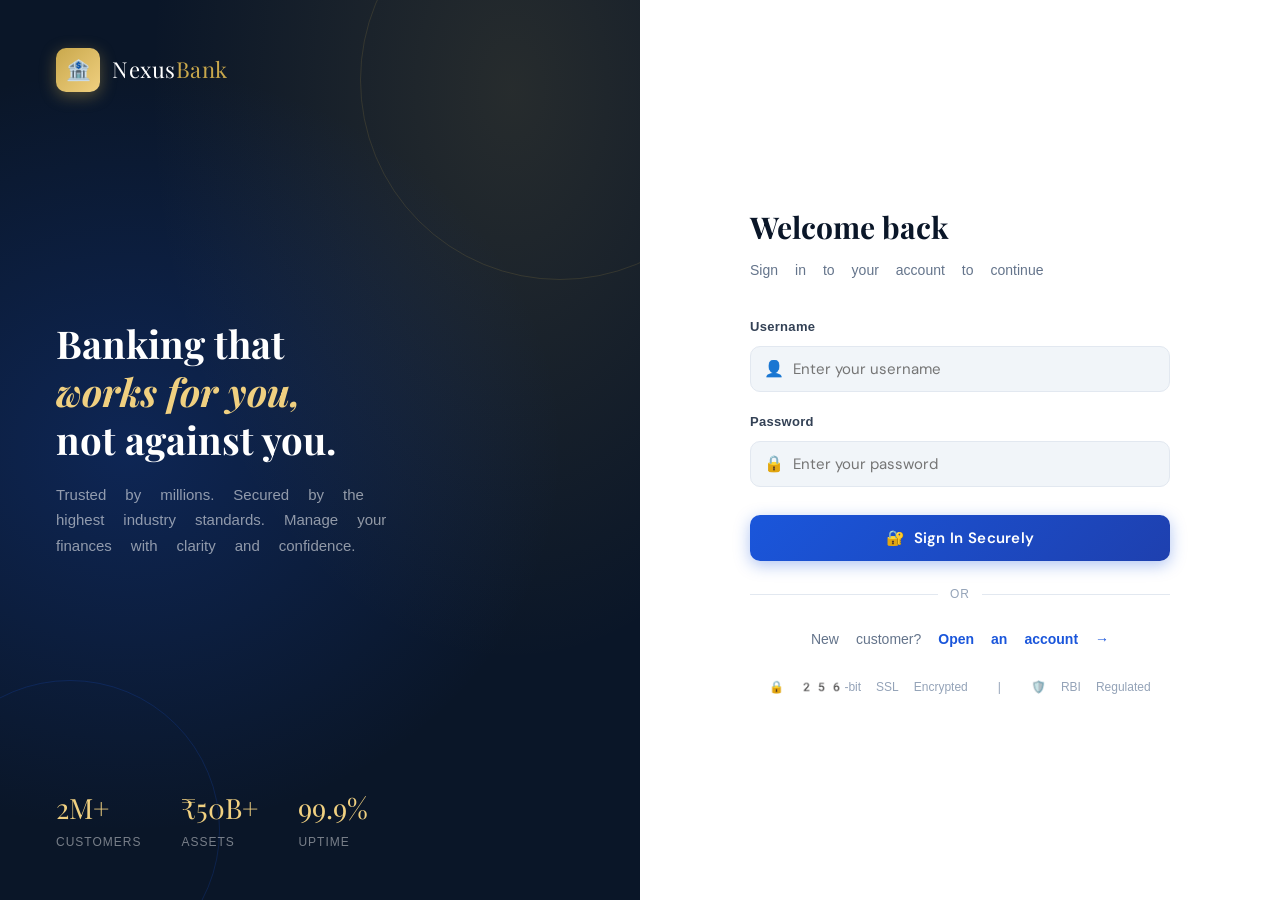
<file: src/main/webapp/index.html>
<!DOCTYPE html>
<html lang="en">
<head>
    <meta charset="UTF-8">
    <meta name="viewport" content="width=device-width, initial-scale=1.0">
    <title>NexusBank — Secure Login</title>
    <link rel="stylesheet" href="css/style.css">
    <link rel="icon" href="data:image/svg+xml,<svg xmlns='http://www.w3.org/2000/svg' viewBox='0 0 100 100'><text y='.9em' font-size='90'>🏦</text></svg>">
</head>
<body>

<div class="auth-wrapper">

  <!-- Left: Branding Panel -->
  <div class="auth-brand">
    <a href="#" class="brand-logo">
      <div class="brand-logo-icon">🏦</div>
      <span class="brand-logo-text">Nexus<span>Bank</span></span>
    </a>

    <div class="brand-hero">
      <h1 class="brand-tagline">
        Banking that<br><em>works for you,</em><br>not against you.
      </h1>
      <p class="brand-desc">
        Trusted by millions. Secured by the highest industry standards.
        Manage your finances with clarity and confidence.
      </p>
    </div>

    <div class="brand-stats">
      <div>
        <div class="brand-stat-value">2M+</div>
        <div class="brand-stat-label">Customers</div>
      </div>
      <div>
        <div class="brand-stat-value">₹50B+</div>
        <div class="brand-stat-label">Assets</div>
      </div>
      <div>
        <div class="brand-stat-value">99.9%</div>
        <div class="brand-stat-label">Uptime</div>
      </div>
    </div>
  </div>

  <!-- Right: Login Form -->
  <div class="auth-form-panel">
    <div class="auth-card">

      <div class="auth-card-header">
        <h2 class="auth-card-title">Welcome back</h2>
        <p class="auth-card-subtitle">Sign in to your account to continue</p>
      </div>

      <script>
        const p = new URLSearchParams(window.location.search);
        if (p.has('error'))
          document.write('<div class="alert alert-error">⚠️ ' + decodeURIComponent(p.get('error')) + '</div>');
        if (p.has('success'))
          document.write('<div class="alert alert-success">✅ ' + decodeURIComponent(p.get('success')) + '</div>');
      </script>

      <form action="auth" method="POST">
        <input type="hidden" name="action" value="login">

        <div class="form-group">
          <label class="form-label" for="username">Username</label>
          <div class="input-wrap">
            <span class="input-icon">👤</span>
            <input class="form-input" type="text" id="username" name="username"
                   placeholder="Enter your username" required autocomplete="username">
          </div>
        </div>

        <div class="form-group">
          <label class="form-label" for="password">Password</label>
          <div class="input-wrap">
            <span class="input-icon">🔒</span>
            <input class="form-input" type="password" id="password" name="password"
                   placeholder="Enter your password" required autocomplete="current-password">
          </div>
        </div>

        <button type="submit" class="btn btn-primary" style="margin-top: 8px;">
          🔐 &nbsp;Sign In Securely
        </button>
      </form>

      <div class="divider">or</div>

      <div class="auth-footer-link">
        New customer? <a href="register.html">Open an account →</a>
      </div>

      <div style="margin-top: 28px; display: flex; align-items: center; justify-content: center; gap: 8px; font-size: 12px; color: var(--gray-300);">
        🔒 256-bit SSL Encrypted &nbsp;|&nbsp; 🛡️ RBI Regulated
      </div>

    </div>
  </div>

</div>

</body>
</html>
</file>
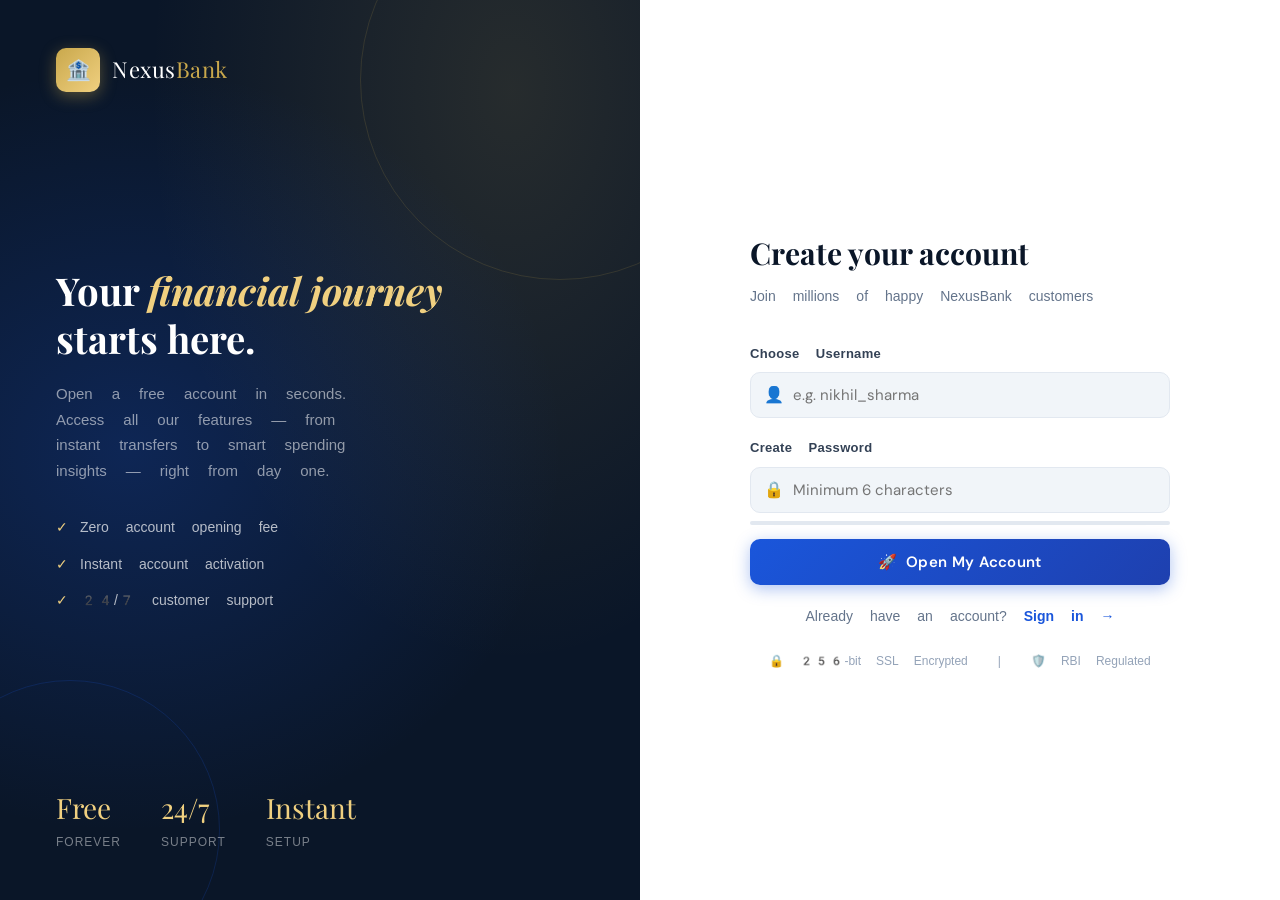
<file: src/main/webapp/register.html>
<!DOCTYPE html>
<html lang="en">
<head>
    <meta charset="UTF-8">
    <meta name="viewport" content="width=device-width, initial-scale=1.0">
    <title>NexusBank — Open Account</title>
    <link rel="stylesheet" href="css/style.css">
    <link rel="icon" href="data:image/svg+xml,<svg xmlns='http://www.w3.org/2000/svg' viewBox='0 0 100 100'><text y='.9em' font-size='90'>🏦</text></svg>">
</head>
<body>

<div class="auth-wrapper">

  <!-- Left: Branding Panel -->
  <div class="auth-brand">
    <a href="index.html" class="brand-logo">
      <div class="brand-logo-icon">🏦</div>
      <span class="brand-logo-text">Nexus<span>Bank</span></span>
    </a>

    <div class="brand-hero">
      <h1 class="brand-tagline">
        Your <em>financial journey</em><br>starts here.
      </h1>
      <p class="brand-desc">
        Open a free account in seconds. Access all our features — from instant transfers
        to smart spending insights — right from day one.
      </p>
      <div style="margin-top: 32px; display: flex; flex-direction: column; gap: 14px;">
        <div style="display: flex; align-items: center; gap: 12px; color: rgba(255,255,255,0.7); font-size: 14px;">
          <span style="color: var(--gold-light);">✓</span> Zero account opening fee
        </div>
        <div style="display: flex; align-items: center; gap: 12px; color: rgba(255,255,255,0.7); font-size: 14px;">
          <span style="color: var(--gold-light);">✓</span> Instant account activation
        </div>
        <div style="display: flex; align-items: center; gap: 12px; color: rgba(255,255,255,0.7); font-size: 14px;">
          <span style="color: var(--gold-light);">✓</span> 24/7 customer support
        </div>
      </div>
    </div>

    <div class="brand-stats">
      <div>
        <div class="brand-stat-value">Free</div>
        <div class="brand-stat-label">Forever</div>
      </div>
      <div>
        <div class="brand-stat-value">24/7</div>
        <div class="brand-stat-label">Support</div>
      </div>
      <div>
        <div class="brand-stat-value">Instant</div>
        <div class="brand-stat-label">Setup</div>
      </div>
    </div>
  </div>

  <!-- Right: Register Form -->
  <div class="auth-form-panel">
    <div class="auth-card">

      <div class="auth-card-header">
        <h2 class="auth-card-title">Create your account</h2>
        <p class="auth-card-subtitle">Join millions of happy NexusBank customers</p>
      </div>

      <script>
        const p = new URLSearchParams(window.location.search);
        if (p.has('error'))
          document.write('<div class="alert alert-error">⚠️ ' + decodeURIComponent(p.get('error')) + '</div>');
      </script>

      <form action="auth" method="POST" id="registerForm">
        <input type="hidden" name="action" value="register">

        <div class="form-group">
          <label class="form-label" for="username">Choose Username</label>
          <div class="input-wrap">
            <span class="input-icon">👤</span>
            <input class="form-input" type="text" id="username" name="username"
                   placeholder="e.g. nikhil_sharma" required autocomplete="username">
          </div>
        </div>

        <div class="form-group">
          <label class="form-label" for="password">Create Password</label>
          <div class="input-wrap">
            <span class="input-icon">🔒</span>
            <input class="form-input" type="password" id="password" name="password"
                   placeholder="Minimum 6 characters" required autocomplete="new-password">
          </div>
        </div>

        <!-- Password strength bar -->
        <div id="strengthBar" style="height:4px; border-radius:4px; background: var(--gray-100); margin-top:-12px; margin-bottom:16px; overflow:hidden;">
          <div id="strengthFill" style="height:100%; width:0; border-radius:4px; transition: width 0.3s, background 0.3s;"></div>
        </div>
        <div id="strengthText" style="font-size:12px; color:var(--gray-300); margin-top:-10px; margin-bottom:16px;"></div>

        <button type="submit" class="btn btn-primary" style="margin-top: 8px;">
          🚀 &nbsp;Open My Account
        </button>
      </form>

      <div class="auth-footer-link" style="margin-top: 20px;">
        Already have an account? <a href="index.html">Sign in →</a>
      </div>

      <div style="margin-top: 24px; display: flex; align-items: center; justify-content: center; gap: 8px; font-size: 12px; color: var(--gray-300);">
        🔒 256-bit SSL Encrypted &nbsp;|&nbsp; 🛡️ RBI Regulated
      </div>

    </div>
  </div>

</div>

<script>
  // Password strength indicator
  const pwdInput = document.getElementById('password');
  const fill     = document.getElementById('strengthFill');
  const text     = document.getElementById('strengthText');

  pwdInput.addEventListener('input', () => {
    const val = pwdInput.value;
    let score = 0;
    if (val.length >= 6) score++;
    if (val.length >= 10) score++;
    if (/[A-Z]/.test(val)) score++;
    if (/[0-9]/.test(val)) score++;
    if (/[^A-Za-z0-9]/.test(val)) score++;

    const levels = ['', 'Weak', 'Fair', 'Good', 'Strong', 'Very Strong'];
    const colors = ['', '#DC2626', '#F59E0B', '#3B82F6', '#059669', '#047857'];
    const pcts   = ['0%', '20%', '40%', '65%', '85%', '100%'];

    fill.style.width      = val.length ? pcts[score] : '0%';
    fill.style.background = colors[score] || colors[1];
    text.textContent      = val.length ? levels[score] : '';
    text.style.color      = colors[score] || '';
  });
</script>

</body>
</html>
</file>
<file: src/main/webapp/css/style.css>
/* ============================================================
   NEXUS BANK — Premium Banking UI
   Design System & Global Styles
   ============================================================ */

@import url('https://fonts.googleapis.com/css2?family=Playfair+Display:wght@600;700&family=DM+Sans:wght@300;400;500;600&display=swap');

:root {
  --navy:       #0A1628;
  --navy-mid:   #112240;
  --blue:       #1A56DB;
  --blue-light: #3B82F6;
  --gold:       #C9A84C;
  --gold-light: #F0D080;
  --white:      #FFFFFF;
  --off-white:  #F8FAFC;
  --gray-50:    #F1F5F9;
  --gray-100:   #E2E8F0;
  --gray-300:   #94A3B8;
  --gray-500:   #64748B;
  --gray-700:   #334155;
  --success:    #059669;
  --success-bg: #D1FAE5;
  --danger:     #DC2626;
  --danger-bg:  #FEE2E2;
  --font-display: 'Playfair Display', Georgia, serif;
  --font-body:    'DM Sans', -apple-system, sans-serif;
  --shadow-sm:  0 1px 3px rgba(10,22,40,0.08), 0 1px 2px rgba(10,22,40,0.06);
  --shadow-md:  0 4px 16px rgba(10,22,40,0.10), 0 2px 8px rgba(10,22,40,0.07);
  --shadow-lg:  0 10px 40px rgba(10,22,40,0.14), 0 4px 16px rgba(10,22,40,0.08);
  --ease: cubic-bezier(0.4, 0, 0.2, 1);
}

*, *::before, *::after { margin: 0; padding: 0; box-sizing: border-box; }
html { scroll-behavior: smooth; }
body { font-family: var(--font-body); background: var(--off-white); color: var(--navy); line-height: 1.6; -webkit-font-smoothing: antialiased; }
body {
  font-family: 'Segoe UI Emoji', 'Noto Color Emoji', 'Apple Color Emoji', sans-serif;
}

/* AUTH WRAPPER */
.auth-wrapper { min-height: 100vh; display: grid; grid-template-columns: 1fr 1fr; }

.auth-brand {
  background: var(--navy);
  background-image: radial-gradient(ellipse at 20% 50%, rgba(26,86,219,0.25) 0%, transparent 60%), radial-gradient(ellipse at 80% 10%, rgba(201,168,76,0.15) 0%, transparent 50%);
  display: flex; flex-direction: column; justify-content: space-between;
  padding: 48px 56px; position: relative; overflow: hidden;
}
.auth-brand::before {
  content: ''; position: absolute; top: -120px; right: -120px;
  width: 400px; height: 400px; border-radius: 50%;
  border: 1px solid rgba(201,168,76,0.15);
  animation: pulse 6s ease-in-out infinite;
}
.auth-brand::after {
  content: ''; position: absolute; bottom: -80px; left: -80px;
  width: 300px; height: 300px; border-radius: 50%;
  border: 1px solid rgba(26,86,219,0.2);
  animation: pulse 8s ease-in-out infinite reverse;
}
@keyframes pulse { 0%,100% { transform: scale(1); opacity: 0.5; } 50% { transform: scale(1.08); opacity: 1; } }

.brand-logo { display: flex; align-items: center; gap: 12px; text-decoration: none; }
.brand-logo-icon { width: 44px; height: 44px; background: linear-gradient(135deg, var(--gold), var(--gold-light)); border-radius: 10px; display: flex; align-items: center; justify-content: center; font-size: 20px; box-shadow: 0 4px 16px rgba(201,168,76,0.4); }
.brand-logo-text { font-family: var(--font-display); font-size: 22px; color: var(--white); letter-spacing: 0.5px; }
.brand-logo-text span { color: var(--gold); }
.brand-hero { position: relative; z-index: 1; }
.brand-tagline { font-family: var(--font-display); font-size: clamp(26px, 3vw, 40px); color: var(--white); line-height: 1.25; margin-bottom: 20px; }
.brand-tagline em { font-style: italic; color: var(--gold-light); }
.brand-desc { color: rgba(255,255,255,0.55); font-size: 15px; max-width: 340px; line-height: 1.7; }
.brand-stats { display: flex; gap: 40px; position: relative; z-index: 1; }
.brand-stat-value { font-family: var(--font-display); font-size: 28px; color: var(--gold-light); }
.brand-stat-label { font-size: 12px; color: rgba(255,255,255,0.45); text-transform: uppercase; letter-spacing: 1px; margin-top: 2px; }

.auth-form-panel { display: flex; align-items: center; justify-content: center; padding: 48px 40px; background: var(--white); }
.auth-card { width: 100%; max-width: 420px; animation: slideUp 0.5s var(--ease) both; }
@keyframes slideUp { from { opacity: 0; transform: translateY(24px); } to { opacity: 1; transform: translateY(0); } }
.auth-card-header { margin-bottom: 36px; }
.auth-card-title { font-family: var(--font-display); font-size: 30px; color: var(--navy); margin-bottom: 8px; }
.auth-card-subtitle { color: var(--gray-500); font-size: 14px; }

.form-group { margin-bottom: 20px; }
.form-label { display: block; font-size: 13px; font-weight: 600; color: var(--gray-700); margin-bottom: 8px; letter-spacing: 0.3px; }
.input-wrap { position: relative; }
.input-icon { position: absolute; left: 14px; top: 50%; transform: translateY(-50%); color: var(--gray-300); font-size: 16px; pointer-events: none; transition: color 0.2s; }
.form-input {
  width: 100%; padding: 12px 14px 12px 42px;
  border: 1.5px solid var(--gray-100); border-radius: 10px;
  font-family: var(--font-body); font-size: 15px; color: var(--navy);
  background: var(--gray-50); transition: border-color 0.2s var(--ease), box-shadow 0.2s, background 0.2s; outline: none;
}
.form-input:focus { border-color: var(--blue); background: var(--white); box-shadow: 0 0 0 4px rgba(26,86,219,0.08); }
.input-wrap:focus-within .input-icon { color: var(--blue); }

.btn { display: inline-flex; align-items: center; justify-content: center; gap: 8px; width: 100%; padding: 13px 24px; border: none; border-radius: 10px; font-family: var(--font-body); font-size: 15px; font-weight: 600; cursor: pointer; transition: all 0.2s var(--ease); text-decoration: none; letter-spacing: 0.3px; }
.btn-primary { background: linear-gradient(135deg, var(--blue) 0%, #1E40AF 100%); color: var(--white); box-shadow: 0 4px 16px rgba(26,86,219,0.35); }
.btn-primary:hover { transform: translateY(-1px); box-shadow: 0 8px 24px rgba(26,86,219,0.45); }
.btn-primary:active { transform: translateY(0); }
.btn-danger { background: linear-gradient(135deg, #DC2626 0%, #991B1B 100%); color: var(--white); box-shadow: 0 4px 12px rgba(220,38,38,0.3); }
.btn-danger:hover { transform: translateY(-1px); box-shadow: 0 8px 20px rgba(220,38,38,0.4); }
.btn-success { background: linear-gradient(135deg, #059669 0%, #047857 100%); color: var(--white); box-shadow: 0 4px 12px rgba(5,150,105,0.3); }
.btn-success:hover { transform: translateY(-1px); box-shadow: 0 8px 20px rgba(5,150,105,0.4); }
.btn-outline { background: transparent; color: var(--blue); border: 1.5px solid var(--blue); }
.btn-outline:hover { background: rgba(26,86,219,0.06); }

.auth-footer-link { text-align: center; margin-top: 24px; font-size: 14px; color: var(--gray-500); }
.auth-footer-link a { color: var(--blue); font-weight: 600; text-decoration: none; transition: color 0.2s; }
.auth-footer-link a:hover { color: #1E40AF; }

.divider { display: flex; align-items: center; gap: 12px; margin: 24px 0; color: var(--gray-300); font-size: 12px; text-transform: uppercase; letter-spacing: 1px; }
.divider::before, .divider::after { content: ''; flex: 1; height: 1px; background: var(--gray-100); }

.alert { display: flex; align-items: center; gap: 10px; padding: 12px 16px; border-radius: 10px; font-size: 14px; margin-bottom: 20px; animation: slideUp 0.3s var(--ease); }
.alert-error   { background: var(--danger-bg);  color: var(--danger);  border-left: 3px solid var(--danger); }
.alert-success { background: var(--success-bg); color: var(--success); border-left: 3px solid var(--success); }

/* DASHBOARD */
.dashboard-body { background: var(--gray-50); min-height: 100vh; display: block; }
.topbar { background: var(--navy); height: 64px; display: flex; align-items: center; padding: 0 32px; position: sticky; top: 0; z-index: 100; box-shadow: 0 2px 16px rgba(10,22,40,0.3); }
.topbar-brand { display: flex; align-items: center; gap: 10px; text-decoration: none; flex: 1; }
.topbar-logo-icon { width: 34px; height: 34px; background: linear-gradient(135deg, var(--gold), var(--gold-light)); border-radius: 8px; display: flex; align-items: center; justify-content: center; font-size: 15px; }
.topbar-logo-text { font-family: var(--font-display); font-size: 18px; color: var(--white); }
.topbar-logo-text span { color: var(--gold); }
.topbar-nav { display: flex; align-items: center; gap: 4px; flex: 1; justify-content: center; }
.topbar-nav a { padding: 6px 16px; border-radius: 8px; font-size: 14px; font-weight: 500; color: rgba(255,255,255,0.6); text-decoration: none; transition: all 0.2s; }
.topbar-nav a:hover, .topbar-nav a.active { background: rgba(255,255,255,0.1); color: var(--white); }
.topbar-actions { display: flex; align-items: center; gap: 16px; flex: 1; justify-content: flex-end; }
.topbar-avatar { width: 36px; height: 36px; border-radius: 50%; background: linear-gradient(135deg, var(--blue), #1E40AF); display: flex; align-items: center; justify-content: center; color: white; font-weight: 700; font-size: 14px; border: 2px solid rgba(255,255,255,0.15); }
.topbar-username { color: rgba(255,255,255,0.85); font-size: 14px; font-weight: 500; }
.btn-logout { display: flex; align-items: center; gap: 6px; padding: 7px 16px; background: rgba(220,38,38,0.15); color: #FCA5A5; border: 1px solid rgba(220,38,38,0.3); border-radius: 8px; font-size: 13px; font-weight: 600; text-decoration: none; transition: all 0.2s; }
.btn-logout:hover { background: rgba(220,38,38,0.3); color: #FEE2E2; }

.dashboard-main { max-width: 1180px; margin: 0 auto; padding: 36px 24px; }
.dash-welcome { margin-bottom: 28px; }
.dash-welcome h1 { font-family: var(--font-display); font-size: 28px; color: var(--navy); }
.dash-welcome p { color: var(--gray-500); font-size: 14px; margin-top: 4px; }

.stats-row { display: grid; grid-template-columns: 1.4fr 1fr 1fr 1fr; gap: 20px; margin-bottom: 28px; }

.balance-card {
  background: linear-gradient(135deg, var(--navy) 0%, var(--navy-mid) 60%, #1A3A6B 100%);
  border-radius: 20px; padding: 28px 32px; position: relative; overflow: hidden;
  box-shadow: var(--shadow-lg);
}
.balance-card::before { content: ''; position: absolute; top: -60px; right: -60px; width: 200px; height: 200px; border-radius: 50%; background: rgba(201,168,76,0.10); }
.balance-card::after  { content: ''; position: absolute; bottom: -40px; left: 20px; width: 140px; height: 140px; border-radius: 50%; background: rgba(26,86,219,0.15); }
.balance-card-label { font-size: 12px; text-transform: uppercase; letter-spacing: 1.5px; color: rgba(255,255,255,0.5); margin-bottom: 10px; position: relative; z-index: 1; }
.balance-amount { font-family: var(--font-display); font-size: 40px; color: var(--white); position: relative; z-index: 1; line-height: 1.1; }
.balance-currency { font-size: 22px; opacity: 0.7; margin-right: 2px; }
.balance-change { display: inline-flex; align-items: center; gap: 4px; font-size: 12px; margin-top: 12px; padding: 4px 10px; background: rgba(5,150,105,0.2); color: #6EE7B7; border-radius: 20px; position: relative; z-index: 1; }
.balance-account-no { margin-top: 20px; font-size: 13px; color: rgba(255,255,255,0.4); letter-spacing: 2px; position: relative; z-index: 1; }

.stat-card { background: var(--white); border-radius: 16px; padding: 22px 24px; box-shadow: var(--shadow-sm); border: 1px solid var(--gray-100); transition: box-shadow 0.2s, transform 0.2s; }
.stat-card:hover { box-shadow: var(--shadow-md); transform: translateY(-2px); }
.stat-card-icon { width: 42px; height: 42px; border-radius: 12px; display: flex; align-items: center; justify-content: center; font-size: 18px; margin-bottom: 14px; }
.icon-blue   { background: rgba(26,86,219,0.08); }
.icon-green  { background: rgba(5,150,105,0.08); }
.icon-amber  { background: rgba(201,168,76,0.10); }
.stat-card-label { font-size: 12px; color: var(--gray-300); text-transform: uppercase; letter-spacing: 0.8px; }
.stat-card-value { font-family: var(--font-display); font-size: 22px; color: var(--navy); margin-top: 4px; line-height: 1.2; }
.stat-card-sub { font-size: 12px; color: var(--gray-300); margin-top: 2px; }

.content-row { display: grid; grid-template-columns: 1fr 1.8fr; gap: 20px; }
.panel { background: var(--white); border-radius: 18px; box-shadow: var(--shadow-sm); border: 1px solid var(--gray-100); overflow: hidden; }
.panel-header { display: flex; align-items: center; justify-content: space-between; padding: 22px 24px 18px; border-bottom: 1px solid var(--gray-100); }
.panel-title { font-family: var(--font-display); font-size: 18px; color: var(--navy); }
.panel-badge { font-size: 11px; padding: 3px 10px; border-radius: 20px; font-weight: 600; background: rgba(26,86,219,0.08); color: var(--blue); }
.panel-body { padding: 24px; }

.action-tabs { display: flex; gap: 4px; background: var(--gray-50); border-radius: 10px; padding: 4px; margin-bottom: 20px; }
.action-tab { flex: 1; padding: 8px 0; border: none; background: transparent; border-radius: 8px; font-family: var(--font-body); font-size: 13px; font-weight: 600; color: var(--gray-300); cursor: pointer; transition: all 0.2s; }
.action-tab.active { background: var(--white); color: var(--navy); box-shadow: var(--shadow-sm); }
.action-form-section { display: none; }
.action-form-section.active { display: block; }

.amount-input-wrap { position: relative; margin-bottom: 16px; }
.amount-prefix { position: absolute; left: 14px; top: 50%; transform: translateY(-50%); font-family: var(--font-display); font-size: 18px; color: var(--gray-300); }
.amount-input { width: 100%; padding: 14px 16px 14px 36px; border: 2px solid var(--gray-100); border-radius: 12px; font-family: var(--font-display); font-size: 26px; color: var(--navy); background: var(--gray-50); outline: none; transition: border-color 0.2s, box-shadow 0.2s; }
.amount-input:focus { border-color: var(--blue); background: var(--white); box-shadow: 0 0 0 4px rgba(26,86,219,0.08); }

.tx-table { width: 100%; border-collapse: collapse; }
.tx-table th { text-align: left; padding: 10px 16px; font-size: 11px; text-transform: uppercase; letter-spacing: 1px; color: var(--gray-300); font-weight: 600; border-bottom: 1px solid var(--gray-100); }
.tx-table td { padding: 14px 16px; border-bottom: 1px solid var(--gray-100); font-size: 14px; vertical-align: middle; }
.tx-table tr:last-child td { border-bottom: none; }
.tx-table tr:hover td { background: var(--gray-50); }
.tx-icon { width: 36px; height: 36px; border-radius: 10px; display: flex; align-items: center; justify-content: center; font-size: 15px; }
.tx-icon-credit { background: rgba(5,150,105,0.1); }
.tx-icon-debit  { background: rgba(220,38,38,0.08); }
.tx-desc  { font-weight: 500; color: var(--navy); }
.tx-date  { font-size: 12px; color: var(--gray-300); margin-top: 2px; }
.tx-amount { font-weight: 700; text-align: right; font-size: 15px; }
.tx-amount.credit { color: var(--success); }
.tx-amount.debit  { color: var(--danger); }
.tx-badge { display: inline-flex; align-items: center; padding: 3px 10px; border-radius: 20px; font-size: 11px; font-weight: 600; }
.tx-badge.success { background: var(--success-bg); color: var(--success); }
.tx-empty { text-align: center; padding: 48px 24px; color: var(--gray-300); }
.tx-empty-icon { font-size: 40px; margin-bottom: 12px; }
.tx-empty-text { font-size: 14px; }

.security-bar { background: var(--navy); color: rgba(255,255,255,0.5); font-size: 12px; text-align: center; padding: 12px; margin-top: 40px; border-radius: 10px; display: flex; align-items: center; justify-content: center; gap: 8px; }

@media (max-width: 900px) {
  .auth-wrapper { grid-template-columns: 1fr; }
  .auth-brand   { display: none; }
  .stats-row    { grid-template-columns: 1fr 1fr; }
  .balance-card { grid-column: span 2; }
  .content-row  { grid-template-columns: 1fr; }
  .topbar-nav   { display: none; }
}
@media (max-width: 600px) {
  .stats-row { grid-template-columns: 1fr; }
  .balance-card { grid-column: span 1; }
  .topbar { padding: 0 16px; }
  .dashboard-main { padding: 20px 16px; }
  .topbar-username { display: none; }
}
</file>
